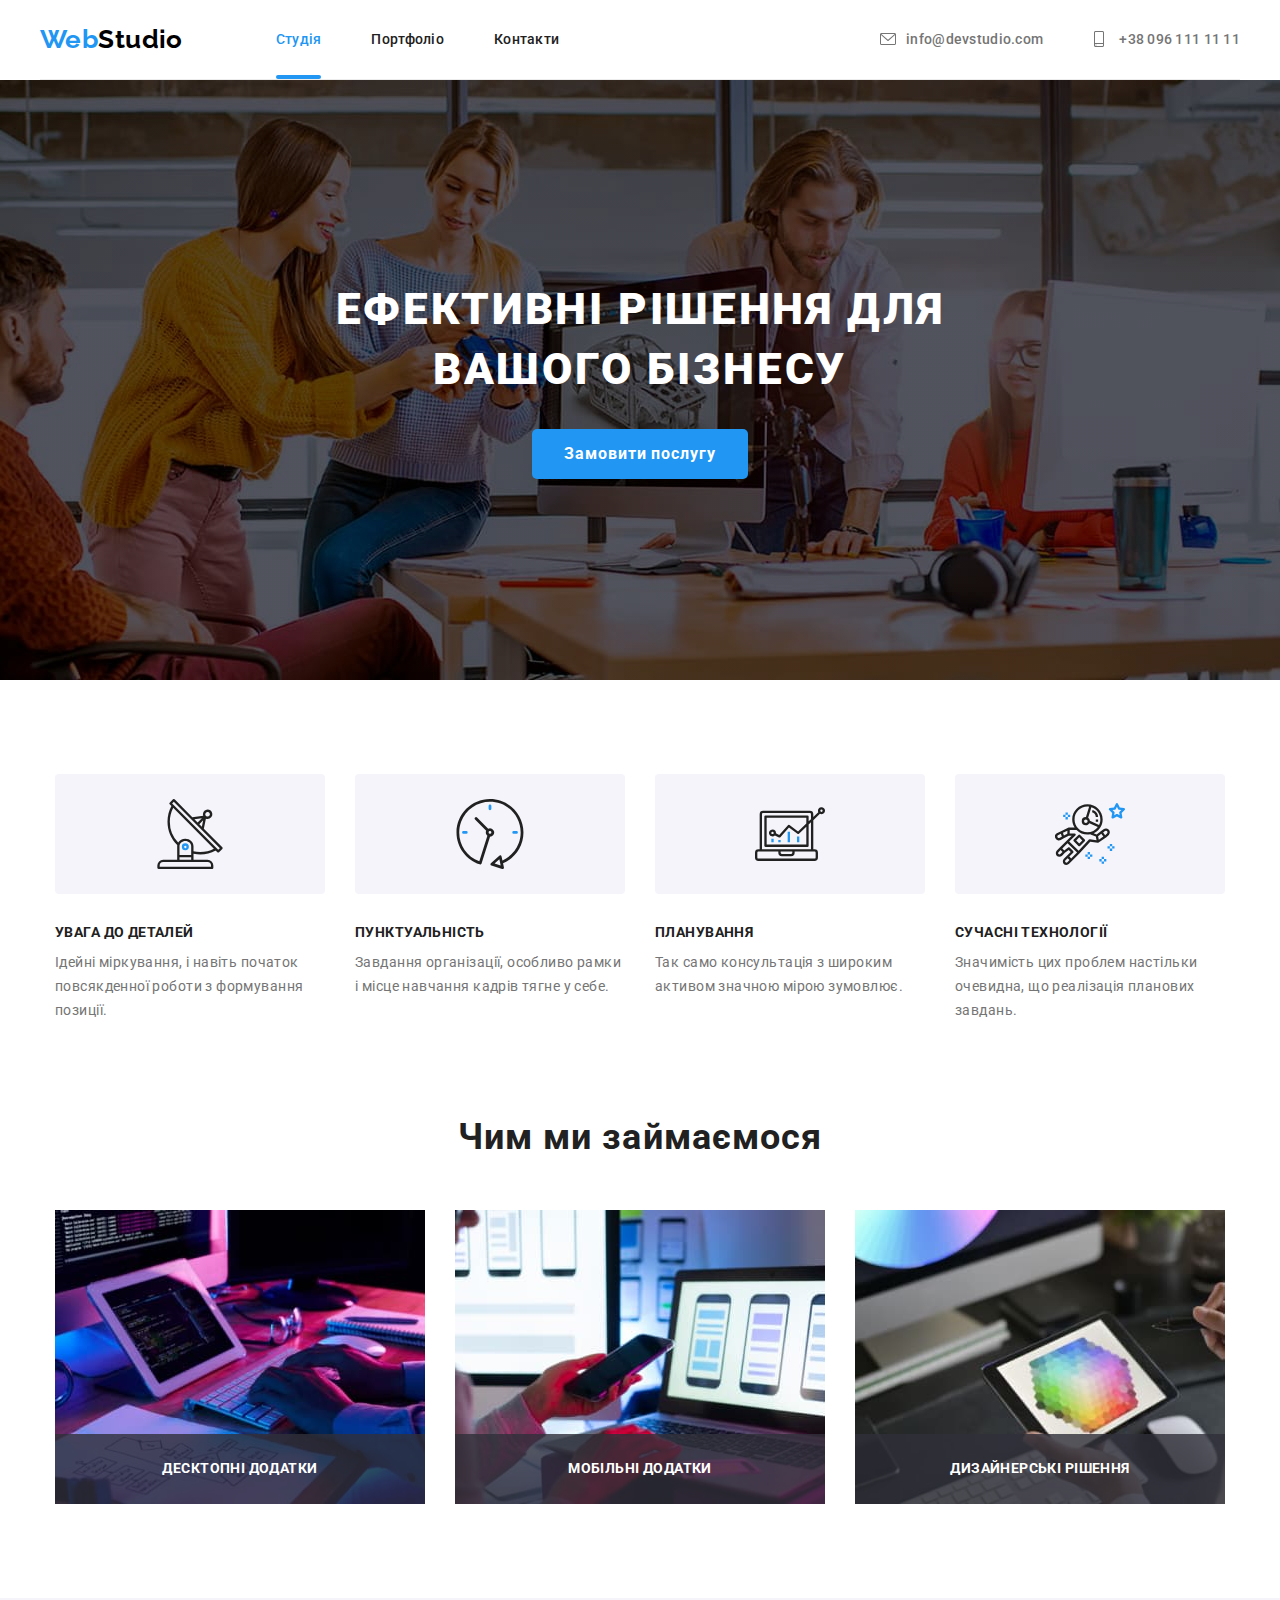
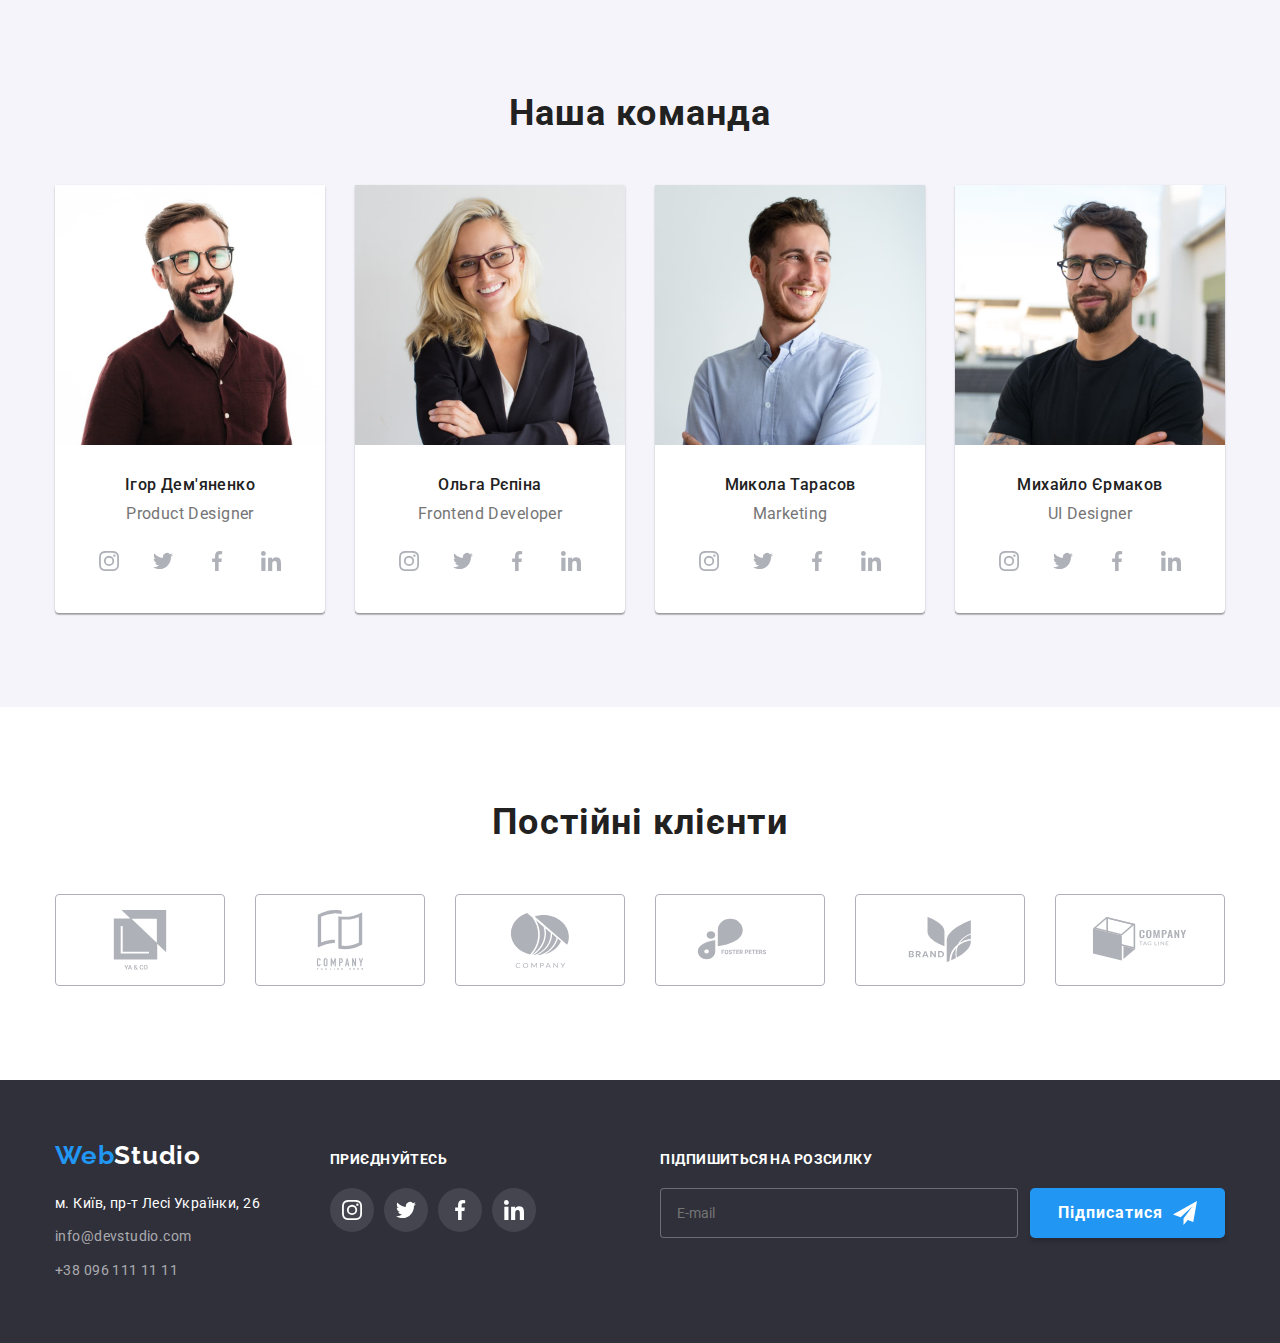
<file: index.html>
<!DOCTYPE html>
<html lang="uk">
<head>
    <meta charset="UTF-8">
    <meta http-equiv="X-UA-Compatible" content="IE=edge">
    <meta name="viewport" content="width=device-width, initial-scale=1.0">
    <title>Web Studio</title>
 
    <link href="https://fonts.googleapis.com/css2?family=Raleway:wght@700&family=Roboto:wght@400;500;700;900&display=swap" rel="stylesheet">
    <link rel="stylesheet" href="https://cdnjs.cloudflare.com/ajax/libs/modern-normalize/1.1.0/modern-normalize.min.css">

    <link rel="stylesheet" href="./css/main.min.css">
    <!-- <link rel="stylesheet" href="./css/Styles.css"> -->
</head>
<body>
    <header>
        <div class="container header">
            <!-- Лого1 -->

            <a href="./index.html" class="logo link">
                <span class="logo__web">Web</span>Studio</a>
            <!-- Навігація -->

            <nav class="site-nav">
                <ul class="site-nav__list list">
                    <li class="site-nav__item"><a href="./index.html" class=" site-nav__link site-nav__link--curent link">Студія</a></li>
                    <li class="site-nav__item"><a href="./portfolio.html" class=" site-nav__link link">Портфоліо</a></li>
                    <li class="site-nav__item"><a href="./test.html" class=" site-nav__link link">Контакти</a></li>
                </ul>
            </nav>
            <!-- Контакти шапки -->
                <ul class="list head-contacts">
                    <li class="head-contacts__item">
                        <a href="mailto:info@devstudio.com" class="head-contacts__link link">
                            <svg class="head-contacts__icon">
                                <use href="./images/sprite.svg#envelope" width=16 height=16></use>
                            </svg>
                            info@devstudio.com
                        </a>
                    </li>
                    <li class="head-contacts__item">
                        <a href="tel:+380961111111" class="head-contacts__link link">
                                <svg class="head-contacts__icon">
                                    <use href="./images/spriten.svg#smartphone" width="12" height="16" class="smartphone"></use>
                                </svg>
                            +38 096 111 11 11
                        </a>
                    </li>
                </ul>
        </div>
    </header>   
  
    <main>
            <!-- герой -->
            <section class="hero">
                <div class="container">
                    <h1 class="hero__title">Ефективні рішення для вашого бізнесу</h1>
                    <button type="button" class="hero__button" data-modal-open>Замовити послугу </button>
                </div>
            </section>
            <!-- Переваги -->
            <section class="section feature">
                <div class="container">
                    <h2 class="section__title--hidden">Переваги</h2>
                    <ul class="list feature__list">
                        <li class="feature__item">
                            <div class="feature__content">
                            <svg aria-label="antenna" 
                                class="feature__icon">
                                <use href="./images/sprite.svg#antenna">
                                </use>
                            </svg>
                            </div>
                            <h3 class="feature__title">Увага до деталей</h3>
                            <p class="feature__text">Ідейні міркування, і навіть початок повсякденної роботи з формування позиції.</p>
                        </li>
                        <li class="feature__item">
                            <div class="feature__content">
                                <svg aria-label="clock" class="feature__icon">
                                    <use href="./images/sprite.svg#clock">
                                    </use>
                                </svg>
                            </div>
                            <h3 class="feature__title">Пунктуальність</h3>
                            <p class="feature__text">Завдання організації, особливо рамки і місце навчання кадрів тягне у себе.</p>
                        </li>
                        <li class="feature__item">
                            <div class="feature__content">
                                <svg aria-label="computer" class="feature__icon">
                                    <use href="./images/sprite.svg#diagram">
                                    </use>
                                </svg>
                            </div>
                            <h3 class="feature__title">Планування</h3>
                            <p class="feature__text">Так само консультація з широким активом значною мірою зумовлює.</p>
                        </li>
                        <li class="feature__item">
                            <div class="feature__content">
                                <svg aria-label="austronaut" class="feature__icon">
                                    <use href="./images/sprite.svg#astronaut">
                                    </use>
                                </svg>
                            </div>
                            <h3 class="feature__title">Сучасні технології</h3>
                            <p class="feature__text">Значимість цих проблем настільки очевидна, що реалізація планових завдань.</p>
                        </li>
                    </ul>
                </div>
            </section>

            <!-- Чим ми займаємося -->

            <section class="section technology">
               <div class="container">
                <h2 class="section__title">Чим ми займаємося</h2>
                <ul class="technology__list list">
                    <li class="technology__item">
                        <img src="./images/box1.jpg" alt="Ком'ютер" width="370">
                        <p class="technology__description">Десктопні Додатки</p>
                    </li>
                    <li class="technology__item">
                        <img src="./images/box2.jpg" alt="Ноутбук" width="370">
                        <p class="technology__description">Мобільні додатки</p>
                    </li>
                    <li class="technology__item">
                        <img src="./images/box3.jpg" alt="Планшет" width="370">
                        <p class="technology__description">
                            Дизайнерські рішення
                        </p>
                    </li>
                </ul>
               </div>
            </section>

            <!-- команда -->
            <section class="section team">
                <div class="container">
                    <h2 class="section__title">Наша команда</h2>
                    <ul class="list team__list">
                        <li class="team__item">
                            <img src="./images/ihor.jpg" alt="Ігор Дем'яненко" width="270">
                            <div class="team__description">
                            <h3 class="team__name">Ігор Дем'яненко</h3>
                            <p class="team__job">Product Designer</p>
                                <ul class="list social">
                                    <li class="social__list">
                                        <a href="" class="social__link">
                                            <svg width="44px" height="44px" class="social__icon">
                                                <use href="./images/sprite.svg#instagram"></use>
                                            </svg>
                                        </a>
                                    </li>
                                    <li class="social__list">
                                        <a href="" class="social__link">
                                            <svg width="44px" height="44px" class="social__icon">
                                                <use href="./images/sprite.svg#twitter"></use>
                                            </svg>
                                        </a>
                                    </li>
                                    <li class="social__list">
                                        <a href="" class="social__link">
                                            <svg width="44px" height="44px" class="social__icon">
                                                <use href="./images/sprite.svg#facebook"></use>
                                            </svg>
                                        </a>
                                    </li>
                                    <li class="social__list">
                                        <a href="" class="social__link">
                                            <svg width="44px" height="44px" class="social__icon">
                                                <use href="./images/sprite.svg#linkedin"></use>
                                            </svg>
                                        </a>
                                    </li>
                                </ul>
                            </div>
                        </li>
                        <li class="team__item">
                            <img src="./images/olha.jpg" alt="Ольга Рєпіна" width="270">
                            <div class="team__description">
                            <h3 class="team__name">Ольга Рєпіна</h3>
                            <p class="team__job">Frontend Developer</p>
                            <div class="team-socials-div">
                                <ul class="list social">
                                    <li class="social__list">
                                        <a href="" class="social__link">
                                            <svg width="44px" height="44px" class="social__icon">
                                                <use href="./images/sprite.svg#instagram"></use>
                                            </svg>
                                        </a>
                                    </li>
                                    <li class="social__list">
                                        <a href="" class="social__link">
                                            <svg width="44px" height="44px" class="social__icon">
                                                <use href="./images/sprite.svg#twitter"></use>
                                            </svg>
                                        </a>
                                    </li>
                                    <li class="social__list">
                                        <a href="" class="social__link">
                                            <svg width="44px" height="44px" class="social__icon">
                                                <use href="./images/sprite.svg#facebook"></use>
                                            </svg>
                                        </a>
                                    </li>
                                    <li class="social__list">
                                        <a href="" class="social__link">
                                            <svg width="44px" height="44px" class="social__icon">
                                                <use href="./images/sprite.svg#linkedin"></use>
                                            </svg>
                                        </a>
                                    </li>
                                </ul>
                            </div>
                            </div>
                        </li>
                        <li class="team__item">
                            <img src="./images/mykola.jpg" alt="Микола Тарасов" width="270">
                            <div class="team__description">
                            <h3 class="team__name">Микола Тарасов</h3>
                            <p class="team__job">Marketing</p>
                            <div class="team-socials-div">
                                <ul class="list social">
                                    <li class="social__list">
                                        <a href="" class="social__link">
                                            <svg width="44px" height="44px" class="social__icon">
                                                <use href="./images/sprite.svg#instagram"></use>
                                            </svg>
                                        </a>
                                    </li>
                                    <li class="social__list">
                                        <a href="" class="social__link">
                                            <svg width="44px" height="44px" class="social__icon">
                                                <use href="./images/sprite.svg#twitter"></use>
                                            </svg>
                                        </a>
                                    </li>
                                    <li class="social__list">
                                        <a href="" class="social__link">
                                            <svg width="44px" height="44px" class="social__icon">
                                                <use href="./images/sprite.svg#facebook"></use>
                                            </svg>
                                        </a>
                                    </li>
                                    <li class="social__list">
                                        <a href="" class="social__link">
                                            <svg width="44px" height="44px" class="social__icon">
                                                <use href="./images/sprite.svg#linkedin"></use>
                                            </svg>
                                        </a>
                                    </li>
                                </ul>
                            </div>
                            </div>
                        </li>
                        <li class="team__item">
                            <img src="./images/myhaylo.jpg" alt="Михайло Єрмаков" width="270">
                            <div class="team__description">
                            <h3 class="team__name">Михайло Єрмаков</h3>
                            <p class="team__job">UI Designer</p>
                            <div class="team-socials-div">
                                <ul class="list social">
                                    <li class="social__list">
                                        <a href="" class="social__link">
                                            <svg width="44px" height="44px" class="social__icon">
                                                <use href="./images/sprite.svg#instagram"></use>
                                            </svg>
                                        </a>
                                    </li>
                                    <li class="social__list">
                                        <a href="" class="social__link">
                                            <svg width="44px" height="44px" class="social__icon">
                                                <use href="./images/sprite.svg#twitter"></use>
                                            </svg>
                                        </a>
                                    </li>
                                    <li class="social__list">
                                        <a href="" class="social__link">
                                            <svg width="44px" height="44px" class="social__icon">
                                                <use href="./images/sprite.svg#facebook"></use>
                                            </svg>
                                        </a>
                                    </li>
                                    <li class="social__list">
                                        <a href="" class="social__link">
                                            <svg width="44px" height="44px" class="social__icon">
                                                <use href="./images/sprite.svg#linkedin"></use>
                                            </svg>
                                        </a>
                                    </li>
                                </ul>
                            </div>
                            </div>
                        </li>
                    </ul>
                </div>
            </section>

            <!-- постійні клієнти -->
            <section class="section clients">
                <div class="container">
                    <h2 class="section__title">Постійні клієнти</h2>
                    <ul class="list clients__list">
                        <li class="clients__item">
                            <a href="#" class=clients__link>
                                <svg class="clients__icon">
                                    <use href="./images/sprite.svg#client-one" ></use>
                                </svg>
                            </a>
                        </li>
                        <li class="clients__item">
                            <a href="#" class=clients__link>
                                <svg class="clients__icon">
                                    <use href="./images/sprite.svg#client-two" ></use>
                                </svg>
                            </a>
                        </li>
                        <li class="clients__item">
                            <a href="#" class=clients__link>
                                <svg class="clients__icon">
                                    <use href="./images/sprite.svg#client-three" ></use>
                                </svg>
                            </a>
                        </li>
                        <li class="clients__item">
                            <a href="#" class=clients__link>
                                <svg class="clients__icon">
                                    <use href="./images/spriten.svg#client-fourn" ></use>
                                </svg>
                            </a>
                        </li>
                         <li class="clients__item">
                            <a href="#" class=clients__link>
                                <svg class="clients__icon" width="106" height="60">
                                    <use href="./images/spriten.svg#client-fiven" ></use>
                                </svg>
                            </a>
                        </li>
                        <li class="clients__item">
                            <a href="#" class=clients__link>
                                <svg class="clients__icon">
                                    <use href="./images/spriten.svg#client-sixn" ></use>
                                </svg>
                            </a>
                        </li>
                </ul>
            </div>
            </section>
        
    </main>
    
    <footer class="footer">
        <div class="container footer__container">
            <div>
                <a href="./index.html" class="logo logo--reverse link">
                    <span class="logo__web">Web</span>Studio</a>
                <address class="address">
                    <ul class="address__list list">
                        <li class="address_item"><a href="https://goo.gl/maps/WEHEHAfVCG1a7tQ68" target="_blank" rel="noreferrer noopener"
                                class="address__location link">
                                м. Київ, пр-т Лесі Українки, 26</a></li>
                        <li class="address_item"><a href="mailto:info@devstudio.com" class="address__contact link">info@devstudio.com</a></li>
                        <li class="address_item"><a href="tel:+380961111111" class="address__contact link">+38 096 111 11 11</a></li>
                    </ul>
                </address>
            </div>

            <!-- footer Соціальні мережі -->

            <div class="invite">
                <p class="invite__title">
                    Приєднуйтесь
                </p>
                <ul class="list invite__list">
                    <li>
                        <a href="" class="invite__link">
                            <svg class="invite__icon">
                                <use href="./images/sprite.svg#instagram" width="20px" height="20px"></use>
                            </svg>
                        </a>
                    </li>
                    <li>
                        <a href="" class="invite__link">
                            <svg class="invite__icon">
                                <use href="./images/sprite.svg#twitter" width="20px" height="20px"></use>
                            </svg>
                        </a>
                    </li>
                    <li>
                        <a href="" class="invite__link">
                            <svg class="invite__icon">
                                <use href="./images/sprite.svg#facebook" width="20px" height="20px"></use>
                            </svg>
                        </a>
                    </li>
                    <li>
                        <a href="" class="invite__link">
                            <svg class="invite__icon">
                                <use href="./images/sprite.svg#linkedin" width="20px" height="20px"></use>
                            </svg>
                        </a>
                    </li>
                </ul>
            </div>
            <div class="invite__subsribe">
                <p class="invite__title">Підпишиться на розсилку</p>
                <form name="invite__form" autocomplete="on" class="form-subscription">
                    <input type="email" name="user-mail" placeholder="E-mail" required class="invite__input">
                    <button type="submit" class="invite__button">
                        Підписатися
                        <svg width="24" height="24">
                            <use href="./images/sprite.svg#send">
                            </use>
                        </svg>
                    </button>
                </form>
            </div>

        </div>
    </footer>

    <!-- modal -->

    <div class="backdrop is-hidden" data-modal>
        <div class="modal">
            <button class="modal__close-button"  data-modal-close>
                <svg width="30" height="30">
                    <use href="./images/spriten.svg#close" ></use></svg>
            </button>

            <p class="modal__text">Залиште свої дані, ми вам передзвонимо</p>
            <form name="registration-form" autocomplete="on"  class="modal__form">
                <label class="modal__label">
                    <span class="modal__area-name">Ім'я</span>
                    <span class="modal__field">
                        <input type="text" name="name" class="modal__input" required>
                        <svg width="18" height="18" class="modal__icon">
                            <use href="./images/sprite.svg#person-black">
                            </use>
                        </svg>
                    </span>
                </label>
                <label class="modal__label">
                    <span class="modal__area-name">Телефон</span>
                    <span class="modal__field">
                        <input type="tel" name="telephone" class="modal__input" required>
                        <svg width="18" height="18" class="modal__icon">
                            <use href="./images/sprite.svg#phone-black">
                            </use>
                        </svg>
                    </span>
                </label>
                <label class="modal__label">
                    <span class="modal__area-name">Пошта</span>
                    <span class="modal__field">
                        <input type="email" name="E-mail" class="modal__input" required>
                        <svg width="18" height="18" class="modal__icon">
                            <use href="./images/sprite.svg#email-black">
                            </use>
                        </svg>
                    </span>
                </label>
                <label class="modal__label modal__label--comment">
                    <span class="modal__area-name">Коментар</span>
                    <textarea name="user-comment" class="modal__input--comment" placeholder="Введіть текст" rows="5"></textarea>
                </label>
                <label class="modal__agreement-check">
                    <input type="checkbox" class="modal__checkbox" required>
                        <svg width="16" height="15" class="modal__check-icon">
                            <use href="./images/sprite.svg#check"></use>
                        </svg>
                    <span>Погоджуюся з розсилкою та приймаю <a href="#" class="modal__link-agreement">Умови договору</a></span> 
                </label>
                <button type="submit" class="modal__button">Відправити</button>
            </form>
        </div>
    </div>

    <script src="./js/modal.js"></script>
</body>
</html>
</file>
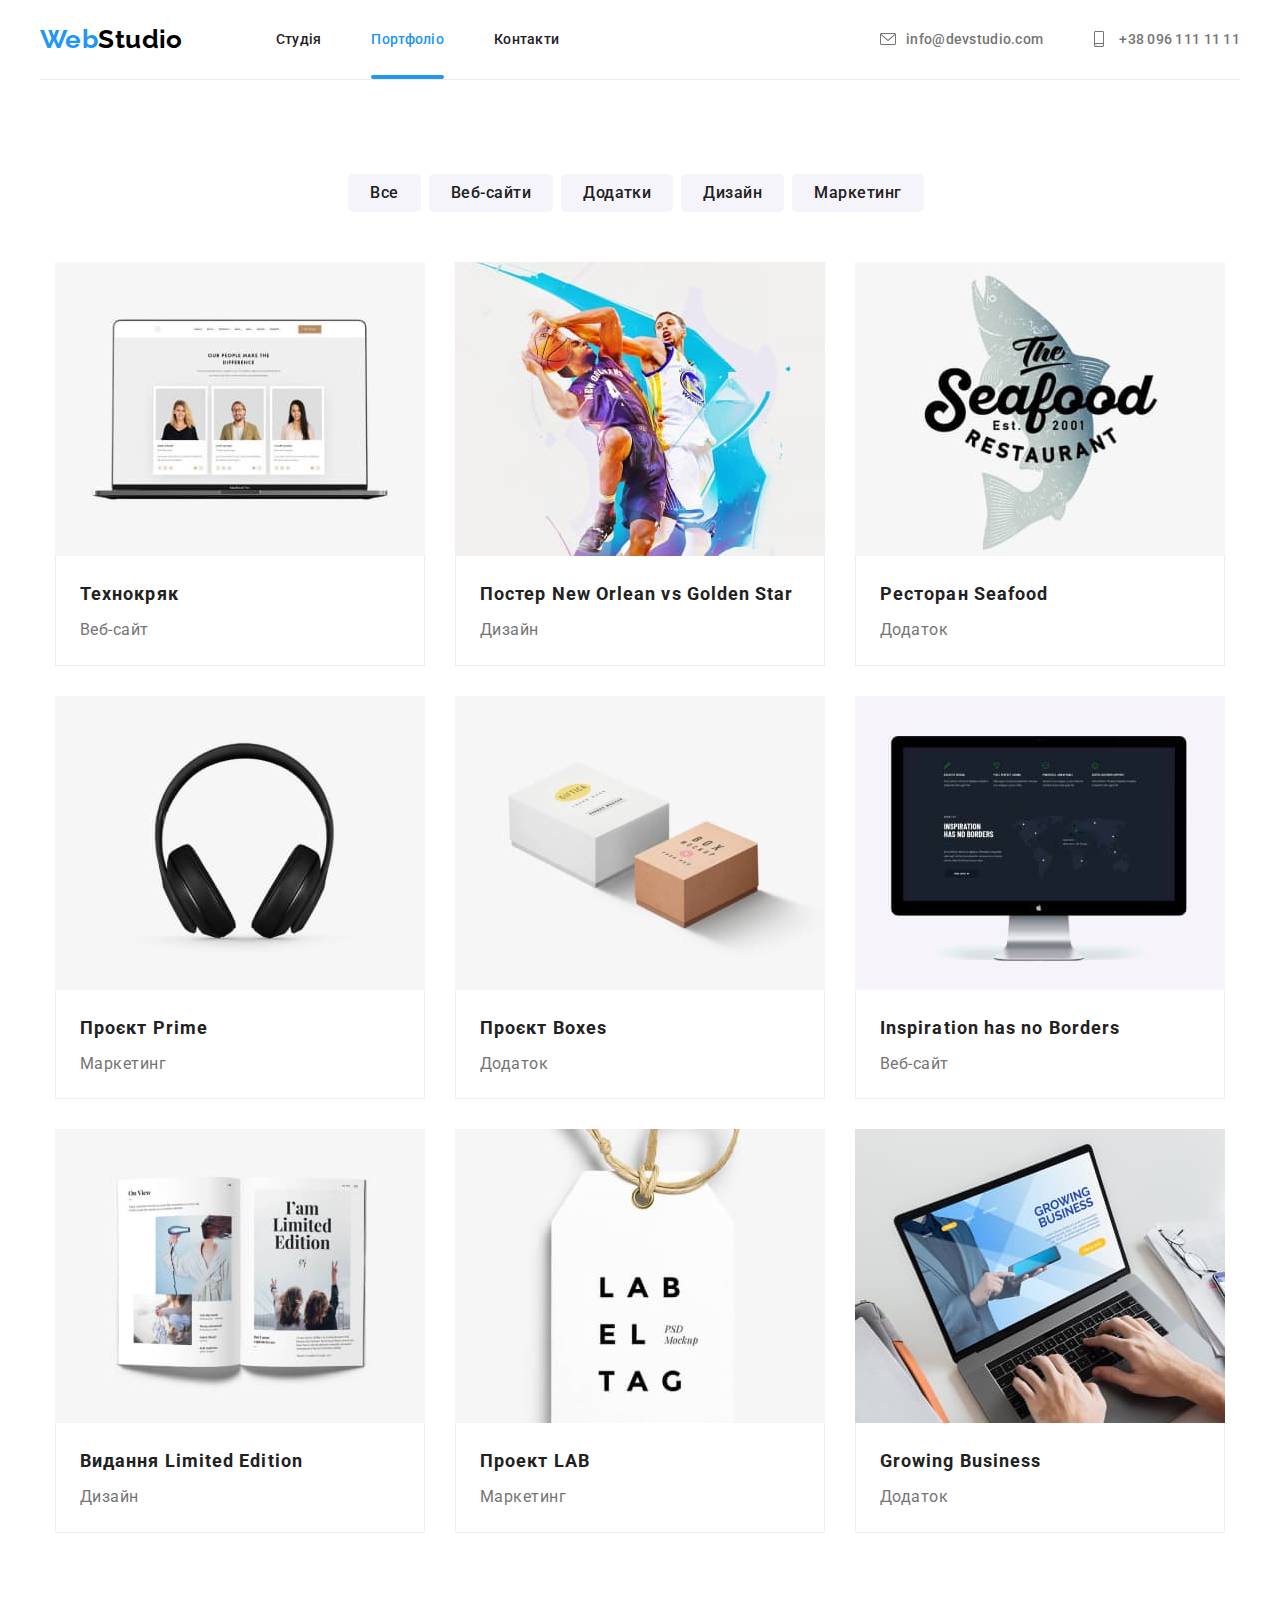
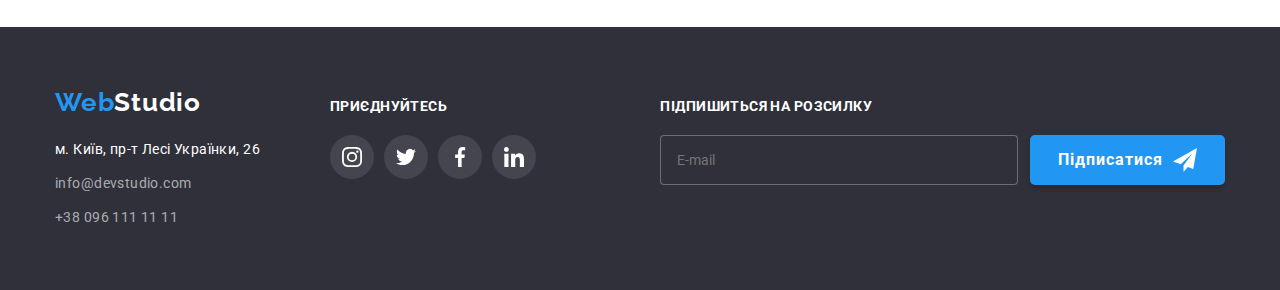
<file: portfolio.html>
<!DOCTYPE html>
<html lang="uk">

<head>
    <meta charset="UTF-8">
    <meta http-equiv="X-UA-Compatible" content="IE=edge">
    <meta name="viewport" content="width=device-width, initial-scale=1.0">
    <title>Portfolio</title>

    <link
        href="https://fonts.googleapis.com/css2?family=Raleway:wght@700&family=Roboto:wght@400;500;700;900&display=swap"
        rel="stylesheet">
    <link rel="stylesheet"
        href="https://cdnjs.cloudflare.com/ajax/libs/modern-normalize/1.1.0/modern-normalize.min.css">

    <link rel="stylesheet" href="./css/main.min.css">
    <!-- <link rel="stylesheet" href="./css/Styles.css"> -->
</head>

<body>
    <!-- header -->
    <header>
        <div class="container header">
            <!-- Лого1 -->
    
            <a href="./index.html" class="logo link">
                <span class="logo__web">Web</span>Studio</a>
            <!-- Навігація -->
    
            <nav class="site-nav">
                <ul class="site-nav__list list">
                    <li class="site-nav__item"><a href="./index.html"
                            class=" site-nav__link  link">Студія</a></li>
                    <li class="site-nav__item"><a href="./portfolio.html" class=" site-nav__link site-nav__link--curent link">Портфоліо</a></li>
                    <li class="site-nav__item"><a href="./test.html" class=" site-nav__link link">Контакти</a></li>
                </ul>
            </nav>
            <!-- Контакти шапки -->
            <ul class="list head-contacts">
                <li class="head-contacts__item">
                    <a href="mailto:info@devstudio.com" class="head-contacts__link link">
                        <svg class="head-contacts__icon">
                            <use href="./images/sprite.svg#envelope" width=16 height=16></use>
                        </svg>
                        info@devstudio.com
                    </a>
                </li>
                <li class="head-contacts__item">
                    <a href="tel:+380961111111" class="head-contacts__link link">
                        <svg class="head-contacts__icon">
                            <use href="./images/spriten.svg#smartphone" width="12" height="16" class="smartphone"></use>
                        </svg>
                        +38 096 111 11 11
                    </a>
                </li>
            </ul>
        </div>
    </header>

    <main>
        <!-- Навігація сторінки -->

        <section class="section">
            <div class="container">
                <h1 class="section__title--hidden">Приклади робот</h1>
                <ul class="list filter">
                    <li><button type="button" class="filter__button">Все</button></li>
                    <li><button type="button" class="filter__button">Веб-сайти </button></li>
                    <li><button type="button" class="filter__button">Додатки </button></li>
                    <li><button type="button" class="filter__button">Дизайн </button></li>
                    <li><button type="button" class="filter__button">Маркетинг </button></li>
                </ul>
                <ul class="list example">
                    <li>
                        <a href="#" class="example__link">
                            <div class="example__image">
                                <img src="./images/tehnokryak.jpg" alt="Технокряк" width="370">
                                <p class="example__text">
                                    Ресурс пропонує комплексні пропозиції з різним рівнем функціоналу та сервісів. Все це дозволить відвідувачу отримати
                                    вичерпні відомості про компанію чи приватну особу.
                                </p>
                            </div>
                            <div class="example__frame">
                                <h3 class="example__title">Технокряк</h3>
                                <p class="example__category">Веб-сайт</p>
                            </div>
                        </a>
                    </li>
                    <li>
                        <a href="#" class="example__link">
                            <div class="example__image">
                                <img src="./images/poster.jpg" alt="Постер New Orlean vs Golden Star" width="370">
                                <p class="example__text">
                                    Ресурс пропонує комплексні пропозиції з різним рівнем функціоналу та сервісів. Все це дозволить відвідувачу отримати вичерпні відомості про компанію чи приватну особу.
                                </p>
                            </div>
                            <div class="example__frame">
                                <h3 class="example__title">Постер New Orlean vs Golden Star</h3>
                                <p class="example__category">Дизайн</p>
                            </div>
                        </a>
                    </li>
                    <li>
                        <a href="#" class="example__link">
                            <div class="example__image">
                                <img src="./images/seafood.jpg" alt="Ресторан Seafood" width="370">
                                <p class="example__text">
                                    Ресурс пропонує комплексні пропозиції з різним рівнем функціоналу та сервісів. Все це дозволить відвідувачу отримати вичерпні відомості про компанію чи приватну особу.
                                </p>
                            </div>
                            <div class="example__frame">
                                <h3 class="example__title">Ресторан Seafood</h3>
                                <p class="example__category">Додаток</p>
                            </div>
                        </a>
                    </li>
                    <li>
                        <a href="#" class="example__link">
                            <div class="example__image">
                                <img src="./images/prime.jpg" alt="Проєкт Prime" width="370">
                                <p class="example__text">
                                    Ресурс пропонує комплексні пропозиції з різним рівнем функціоналу та сервісів. Все це дозволить відвідувачу отримати вичерпні відомості про компанію чи приватну особу.
                                </p>
                            </div>
                            <div class="example__frame">
                                <h3 class="example__title">Проєкт Prime</h3>
                                <p class="example__category">Маркетинг</p>
                            </div>
                        </a>
                    </li>
                    <li>
                        <a href="#" class="example__link">
                            <div class="example__image">
                                <img src="./images/boxes.jpg" alt="Проєкт Boxes" width="370">
                                <p class="example__text">
                                    Ресурс пропонує комплексні пропозиції з різним рівнем функціоналу та сервісів. Все це дозволить відвідувачу отримати вичерпні відомості про компанію чи приватну особу.
                                </p>
                            </div>
                            <div class="example__frame">
                                <h3 class="example__title">Проєкт Boxes</h3>
                                <p class="example__category">Додаток</p>
                            </div>
                        </a>
                    </li>
                    <li>
                        <a href="#" class="example__link">
                            <div class="example__image">
                                <img src="./images/inspiration.jpg" alt="Inspiration has no Borders" width="370">
                                <p class="example__text">
                                    Ресурс пропонує комплексні пропозиції з різним рівнем функціоналу та сервісів. Все це дозволить відвідувачу отримати
                                    вичерпні відомості про компанію чи приватну особу.
                                </p>
                            </div>
                            <div class="example__frame">
                                <h3 class="example__title">Inspiration has no Borders</h3>
                                <p class="example__category">Веб-сайт</p>
                            </div>
                        </a>
                    </li>
                    <li>
                        <a href="#" class="example__link">
                            <div class="example__image">
                                <img src="./images/limitededition.jpg" alt="Видання Limited Edition" width="370">
                                <p class="example__text">
                                    Ресурс пропонує комплексні пропозиції з різним рівнем функціоналу та сервісів. Все це дозволить відвідувачу отримати вичерпні відомості про компанію чи приватну особу.
                                </p>
                            </div>
                            <div class="example__frame">
                                <h3 class="example__title">Видання Limited Edition</h3>
                                <p class="example__category">Дизайн</p>
                            </div>
                        </a>
                    </li>
                    <li>
                        <a href="#" class="example__link">
                            <div class="example__image">
                                <img src="./images/lab.jpg" alt="Проєкт LAB" width="370">
                                <p class="example__text">
                                    Ресурс пропонує комплексні пропозиції з різним рівнем функціоналу та сервісів. Все це дозволить відвідувачу
                                    отримати вичерпні відомості про компанію чи приватну особу.
                                </p>
                            </div>
                            <div class="example__frame">
                                <h3 class="example__title">Проект LAB</h3>
                                <p class="example__category">Маркетинг</p>
                            </div>
                        </a>
                    </li>
                    <li>
                        <a href="#" class="example__link">
                            <div class="example__image">
                                <img src="./images/growingbusiness.jpg" alt="Проєкт LAB" width="370">
                                <p class="example__text">
                                    Ресурс пропонує комплексні пропозиції з різним рівнем функціоналу та сервісів. Все це дозволить
                                    відвідувачу
                                    отримати вичерпні відомості про компанію чи приватну особу.
                                </p>
                            </div>
                            <div class="example__frame">
                                <h3 class="example__title">Growing Business</h3>
                                <p class="example__category">Додаток</p>
                            </div>
                        </a>
                    </li>

                </ul>
            </div>
        </section>

    </main>


    <!-- footer -->
    <footer class="footer">
        <div class="container footer__container">
            <div>
                <a href="./index.html" class="logo logo--reverse link">
                    <span class="logo__web">Web</span>Studio</a>
                <address class="address">
                    <ul class="address__list list">
                        <li class="address_item"><a href="https://goo.gl/maps/WEHEHAfVCG1a7tQ68" target="_blank"
                                rel="noreferrer noopener" class="address__location link">
                                м. Київ, пр-т Лесі Українки, 26</a></li>
                        <li class="address_item"><a href="mailto:info@devstudio.com"
                                class="address__contact link">info@devstudio.com</a></li>
                        <li class="address_item"><a href="tel:+380961111111" class="address__contact link">+38 096 111 11
                                11</a></li>
                    </ul>
                </address>
            </div>
    
            <!-- footer Соціальні мережі -->
    
            <div class="invite">
                <p class="invite__title">
                    Приєднуйтесь
                </p>
                <ul class="list invite__list">
                    <li>
                        <a href="" class="invite__link">
                            <svg class="invite__icon">
                                <use href="./images/sprite.svg#instagram" width="20px" height="20px"></use>
                            </svg>
                        </a>
                    </li>
                    <li>
                        <a href="" class="invite__link">
                            <svg class="invite__icon">
                                <use href="./images/sprite.svg#twitter" width="20px" height="20px"></use>
                            </svg>
                        </a>
                    </li>
                    <li>
                        <a href="" class="invite__link">
                            <svg class="invite__icon">
                                <use href="./images/sprite.svg#facebook" width="20px" height="20px"></use>
                            </svg>
                        </a>
                    </li>
                    <li>
                        <a href="" class="invite__link">
                            <svg class="invite__icon">
                                <use href="./images/sprite.svg#linkedin" width="20px" height="20px"></use>
                            </svg>
                        </a>
                    </li>
                </ul>
            </div>
            <div class="invite__subsribe">
                <p class="invite__title">Підпишиться на розсилку</p>
                <form name="invite__form" autocomplete="on" class="form-subscription">
                    <input type="email" name="user-mail" placeholder="E-mail" required class="invite__input">
                    <button type="submit" class="invite__button">
                        Підписатися
                        <svg width="24" height="24">
                            <use href="./images/sprite.svg#send">
                            </use>
                        </svg>
                    </button>
                </form>
            </div>
    
        </div>
    </footer>

</body>

</html>
</file>
<file: css/Styles.css>
/* 111
осн.цвет фона #F5F5F5
вторичный фон #F5F4FA
фон футер #2F303A
фон хэдэра #FFFFFF

заглавия #212121
текст #757575
акцент #FFFFFF
футер контакты rgba(255, 255, 255, 0.6)
ховер 2196F3

ширина 1170 пх
гаттер 30 пх
=> windth 1200 px
*/

:root {
    --primary-text-color: #757575;
    --title-text-color: #212121;
    --hover-tet-color: #2196F3;
    --primary-bcg-color: #FFFFFF;
    --secondary-bcg-color: #F5F4FA;
    --footer-bcg-color: #2F303A;
    --primary-link-color: #AFB1B8;
    --transition-dur-func: 950ms, cubic-bezier(0.4, 0, 0.2, 1);
}

body {
    background-color: var(--primary-bcg-color);
    color: var(--primary-text-color);

    font-family: roboto, sans-serif;
    font-style: normal;
    letter-spacing: 0.03em;
    font-size: 14px;
}

h1,
h2,
h3,
h4,
h5,
h6,
p {
    margin: 0;
}

img {
    display: block;
    max-width: 100%;
    height: auto;
}

.list {
    list-style: none;
    padding-left: 0;
    margin: 0;
}

.link {
    text-decoration: none;
}

.container {
    width: 1200px;
    margin: 0 auto;
    padding: 0 15px;
}

.section {
    padding-bottom: 94px;
    padding-top: 94px;
}

.section .list {
    display: flex;
}

.button {
    color: var(--title-text-color);
    background-color: var(--primary-bcg-color);
}



.section__title {
    color: var(--title-text-color);

    margin-bottom: 50px;

    font-weight: 700;
    font-size: 36px;
    line-height: 1.2;
    text-align: center;
    letter-spacing: 0.03em;
}

.section__title--hidden {
    position: absolute;
    width: 1px;
    height: 1px;
    margin: -1px;
    border: 0;
    padding: 0;

    white-space: nowrap;
    clip-path: inset(100%);
    clip: rect(0 0 0 0);
    overflow: hidden;
}

/* head  */

.header {
    border-bottom: 1px solid #ECECEC;
    padding: 24px 0;
    display: flex;
    align-items: center;
}

.logo {
    color: #000000;
    font-family: raleway, sans-serif;
    font-weight: 700;
    font-size: 26px;
    line-height: 1.2;
    margin-left: 0;
}

.logo__web {
    color: var(--hover-tet-color);
}

.site-nav {
    margin-left: 93px;
}

.site-nav__list {
    display: flex;   
}

.site-nav__item:not(:last-child) {
    margin-right: 50px;
}

.site-nav__link {
    color: var(--title-text-color);

    font-weight: 500;
    font-size: 14px;
    line-height: 1.2;
    letter-spacing: 0.02em;

    transition-property: color;
    transition-duration: 250ms;
    transition-timing-function: cubic-bezier(0.4, 0, 0.2, 1);
}

.site-nav__link:hover,
.site-nav__link:focus {
    color: var(--hover-tet-color);
}

.site-nav__link--curent {
    position: relative;
    color: var(--hover-tet-color);
    padding: 32px 0;
}

.site-nav__link--curent::after {
    content: '';
    position: absolute;
    left: 0;
    bottom: 0;

    display: block;
    width: 100%;
    height: 4px;
    border-radius: 4px;
    background-color: var(--hover-tet-color);
}

.head-contacts {
    display: flex;
    margin-left: auto;
}

.head-contacts__item:not(:first-child) {
    margin-left: 50px
}

.head-contacts__link {
    display: flex;
    color: var(--primary-text-color);
    font-weight: 500;
    font-size: 14px;
    line-height: 1.2;
    letter-spacing: 0.02em;

    transition-property: color;
    transition-duration: 250ms;
    transition-timing-function: cubic-bezier(0.4, 0, 0.2, 1);
}

.head-contacts__link:hover,
.head-contacts__link:focus {
    color: var(--hover-tet-color);
    fill: var(--hover-tet-color);
}

.head-contacts__icon {
    width: 16px;
    height: 16px;
    margin-right: 10px;
    fill: currentColor;
}



/* hero  */

.hero {    
    text-align: center;
    padding: 200px 0;
    background-image:
        linear-gradient(to right,
        rgba(0, 0, 0, .4),
        rgba(0, 0, 0, .4)),
        url('../images/hero.jpg');
    background-repeat: no-repeat;
    background-size: cover;
    background-position: center;
    max-width: 1600px;
    height: 600px;
    margin: 0 auto;
} 

.hero__title {
    font-weight: 900;
    font-size: 44px;
    line-height: 1.35;
    text-align: center;
    letter-spacing: 0.06em;
    text-transform: uppercase;
    color: #ffffff;

    margin: auto;
    margin-bottom: 30px;
    width: 696px;
}

.hero__button {
    color: #ffffff;
    background-color: var(--hover-tet-color);
    border: none;
    border-radius: 5px;
    cursor: pointer;
     
    min-width: 215px;
    font-family: inherit;
    padding: 10px 32px;
    
    font-weight: 700;
    font-size: 16px;
    line-height: 1.88;
    letter-spacing: 0.06em;
}

/* переваги  */

.feature__text {
    line-height: 1.7;
    width: 270px;
}

.feature__item:not(:last-child) {
    margin-right: 30px;
}



.feature__title {
    color: var(--title-text-color);

    font-weight: 700;
    font-size: 14px;
    line-height: 1.2;
    text-transform: uppercase;
    
    margin-bottom: 10px;
    margin-top: 0;
}    

.feature__content {
    display: flex;
    justify-content: center;
    align-items: center;
    height: 120px;
    background-color: var(--secondary-bcg-color);
    margin-bottom: 30px;
    border-radius: 4px
}

.feature__icon {
    width:70px;
    height:70px;
}

/* Чим ми займаємося */

.technology {
    padding-top: 0;
}

.technology__item:not(:last-child) {
    margin-right: 30px;
}

.technology__item {
    position: relative;
}

.technology__description {
    display: flex;
    font-weight: 700;
    line-height: 1.14;
    text-transform: uppercase;
    width: 370px;
    height: 70px;
    justify-content: center;
    align-items: center;

    position: absolute;
    bottom: 0;
    
    color: var(--primary-bcg-color);
    background-color: rgba(47, 48, 58, .8);
}

/* команда */

.team {
    background-color: var(--secondary-bcg-color);
}

.team__item {
    text-align: center;
    justify-content: space-between;
}

.team__item {
    background-color: var(--primary-bcg-color);
    box-shadow: 0px 1px 3px rgba(0, 0, 0, 0.12), 0px 1px 1px rgba(0, 0, 0, 0.14), 0px 2px 1px rgba(0, 0, 0, 0.2);
    border-radius: 0px 0px 4px 4px;
}

.team__item:not(:last-child) {
    margin-right: 30px;
}

.team__description {
    padding-top: 30px;
    padding-bottom: 30px;
}

.team__name {
    color: var(--title-text-color);

    font-weight: 500;
    font-size: 16px;
    line-height: 1.2;

    margin-bottom: 10px;
}

.team__job {
    font-weight: 400;
    font-size: 16px;
    line-height: 1.2;
    margin-bottom: 16px;
}

.social {
    display: flex;
    justify-content: center;
    column-gap: 10px}

.social__list {
    width: 44px;
}

.social__icon {
    width: 20px;
    height: 20px;
    fill: currentColor;
}

.social__link {
    display: flex;
    justify-content: center;
    align-items: center;
    width: 44px;
    height: 44px;
    border-radius: 50%;
    background-color: var(--primary-bcg-color);
    color: var(--primary-link-color);
    
    transition-property: background-color, color;
    transition-duration: 250ms;
    transition-timing-function: cubic-bezier(0.4, 0, 0.2, 1);
}

.social__link:hover,
.social__link:focus {
    background-color: var(--hover-tet-color);
    color: var(--primary-bcg-color);
}

/* Клієнти */

.clients__list {
    display: flex;
    align-items: center;
    gap: 30px;
}

.clients__link {
    display: flex;
    justify-content: center;
    align-items: center;
    width: 170px;
    height: 92px;
    border: 1px solid var(--primary-link-color);
    border-radius: 4px;
    fill: var(--primary-link-color);

    transition-property: border-color, fill;
    transition-duration: 250ms;
    transition-timing-function: cubic-bezier(0.4, 0, 0.2, 1);
}

.clients__link:hover,
.clients__link:focus {
    border-color: var(--hover-tet-color);
    fill: var(--hover-tet-color);
}

.clients__icon {
    width: 106px;
    height: 60px;
    color: currentColor;
}

/* footer */

.footer {
    background-color: var(--footer-bcg-color);
    padding: 60px 0;
}

.footer__container {
    display: flex;
    align-items: baseline;
}

.logo--reverse {
    color: var(--primary-bcg-color);

    font-weight: 700;
    font-size: 26px;
    line-height: 1.2;
    letter-spacing: 0.03em;
}

.address {
    font-style: normal;
    font-weight: 400;
    font-size: 14px;
    line-height: 1.7;
    letter-spacing: 0.03em;

    margin-top: 20px;
}

.address_item:not(:last-child) {
    margin-bottom: 10px;
}

.address__location {
    color: var(--primary-bcg-color);
}

.address__contact {
    color: rgba(255, 255, 255, 0.6);
}

.address__contact,
.address__location {
    transition-property: color;
    transition-duration: 250ms;
    transition-timing-function: cubic-bezier(0.4, 0, 0.2, 1);
}

.address__contact:hover,
.address__contact:focus,
.address__location:hover,
.address__location:focus {
    color: var(--hover-tet-color);
}

/* footer Соціальні мережі */

.invite {
    margin-left: 70px;
}

.invite__title {
    font-family: 'Roboto';
    font-style: normal;
    font-weight: 700;
    font-size: 14px;
    line-height: 1.14;
    letter-spacing: 0.03em;
    text-transform: uppercase;
    color: var(--primary-bcg-color);
    margin-bottom: 20px;
}

.invite__list {
    display: flex;
    column-gap: 10px;
}

.invite__link {
    display: flex;
    justify-content: center;
    align-items: center;
    width: 44px;
    height: 44px;
    border-radius: 50%;
    background-color: rgba(255, 255, 255, 0.1);

    transition-property: background-color;
    transition-duration: 250ms;
    transition-timing-function: cubic-bezier(0.4, 0, 0.2, 1);
}

.invite__link:hover,
.invite__link:focus {
    background-color: var(--hover-tet-color);
}

.invite__icon {
    width: 20px;
    height: 20px;
    fill: var(--primary-bcg-color);
}

.invite__subsribe {
    margin-left: auto;
}

.form-subscription {
    display: flex;
    align-items: center;
}

.invite__input {
    width: 358px;
    height: 50px;
    margin-right: 12px;
    padding: 15px 16px;

    background-color: var(--footer-bcg-color);
    border-color: var(--primary-bcg-color);
    border-radius: 4px;
    border: 1px solid rgba(255, 255, 255, 0.3);

    color: var(--primary-bcg-color);
}

.invite__button {
    color: #ffffff;
    background-color: var(--hover-tet-color);
    border: none;
    border-radius: 5px;
    cursor: pointer;
    box-shadow: 0px 4px 4px rgb(0 0 0 / 15%);

    display: flex;
    padding: 10px 28px;
    font-family: inherit;
    gap:10px;
    align-items: center;
    text-align: center;

    font-weight: 700;
    font-size: 16px;
    line-height: 1.88;
    letter-spacing: 0.06em;
    
}

/* модальное окно */

.backdrop {
    position: fixed;
    top: 0;
    left: 0;
    width: 100%;
    height: 100%;
    background-color: rgba(0, 0, 0, .5);

    transition-duration: 250ms;
    transition-timing-function: cubic-bezier(0.4, 0, 0.2, 1);
}

.backdrop.is-hidden {
    opacity: 0;
    visibility: hidden;
    pointer-events: none;
}

.modal {
    position: absolute;
    top: 50%;
    left: 50%;
    transform: translate(-50%, -50%);
    background-color: var(--primary-bcg-color);

    width: 528px;
    height: 581px;
    padding: 40px;
}

.modal__close-button {
    position: absolute;
    top: 8px;
    right: 8px;
    display: flex;
    justify-content: center;
    align-items: center;
    width: 30px;
    height: 30px;
    border-radius: 50%;
    background-color: var(--primary-bcg-color);
    border: 1px solid rgba(0, 0, 0, 0.1);
    padding: 0;
    cursor: pointer;

    transition-property: fill;
    transition-duration: 250ms;
    transition-timing-function: cubic-bezier(0.4, 0, 0.2, 1);
}

.modal__close-button:hover,
.modal__close-button:focus {
    fill: var(--hover-tet-color);
}

.modal__text {
    font-weight: 700;
    font-size: 20px;
    line-height: 1.15;
    text-align: center;
    letter-spacing: 0.03em;
    color: var(--title-text-color);
    margin-bottom: 12px;
}

.modal__form {
    display: flex;
    flex-direction: column;
}

.modal__label {
    position: relative;
    display: flex;
    flex-direction: column;
    text-align: start;

    margin-bottom: 10px;

    transition-property: fill;
    transition-duration: 250ms;
    transition-timing-function: cubic-bezier(0.4, 0, 0.2, 1);    
}

.modal__area-name {
    margin-bottom: 4px;

    font-weight: 400;
    font-size: 12px;
    line-height: 1.17;
    letter-spacing: 0.01em;
    color: var(--primary-text-color)
}

.modal__input {
    width: 100%;
    height: 40px;

    border: 1px solid var(--primary-text-color);
    border-radius: 4px;
    padding: 14px 40px;

    transition-property: border-color;
    transition-duration: 250ms;
    transition-timing-function: cubic-bezier(0.4, 0, 0.2, 1);    
}

.modal__icon {
    position: absolute;
    top: 50%;
    left: 12px;

    transition-property: fill;
    transition-duration: 250ms;
    transition-timing-function: cubic-bezier(0.4, 0, 0.2, 1);
}

.modal__label:focus-within .modal__input,
.modal__label:hover .modal__input,
.modal__label:focus-within .modal__field--comment,
.modal__label:hover .modal__field--comment {
    border: 1px solid var(--hover-tet-color);
}

.modal__label:focus-within .modal__icon,
.modal__label:hover .modal__icon {
    fill: var(--hover-tet-color);
}

.modal__label--comment {
    margin-bottom: 20px;
}

.modal__input--comment {
    width: 100%;
    height: 120px;
        
    border: 1px solid var(--primary-text-color);
    border-radius: 4px;
    resize: none;
    padding: 14px 16px;

    transition-property: border-color;
    transition-duration: 250ms;
    transition-timing-function: cubic-bezier(0.4, 0, 0.2, 1);
}

.modal__input:focus,
.modal__input--comment:focus {
    border-color: var(--hover-tet-color);
    outline: none;
}

.modal__input:focus + .modal__icon {
    fill: var(--hover-tet-color);
}

.modal__agreement-check {
    display: flex;
    align-items: center;
    justify-content: center;

    margin-bottom: 30px;
}

.modal__checkbox {
    -moz-appearance: none;
    -webkit-appearance: none;
    appearance: none;
}

.modal__check-icon {
    border: 1px solid var(--primary-text-color);
    border-radius: 4px;

    margin-right: 7px;

    transition-property: background-color;
    transition-duration: 250ms;
    transition-timing-function: cubic-bezier(0.4, 0, 0.2, 1);
}

.modal__link-agreement {
    color: var(--hover-tet-color);
}

.modal__checkbox:checked + .check__icon {
    background-color: var(--hover-tet-color);
}

.modal__button {
    width: 200px;
    padding: 10px 52px;
    margin: 0 auto;

    border-radius: 4px;
    border-color: var(--hover-tet-color);
    background-color: var(--hover-tet-color);
    color: var(--primary-bcg-color);

    font-weight: 700;
    font-size: 16px;
    line-height: 1.88;
    letter-spacing: 0.06em;

    cursor: pointer;
}

/* portfolio page  */

.filter {
    display: flex;
    margin-bottom: 50px;
    justify-content: center;
}

.filter__button {
    color: var(--title-text-color);
    background-color: #F5F4FA;
    border: none;
    border-radius: 5px;
    margin-right: 8px;

    font-family: inherit;
    font-weight: 500;
    font-size: 16px;
    line-height: 1.6;
    padding: 6px 22px;
    letter-spacing: 00.03em;
    cursor: pointer;

    transition-property: color, background-color, border-color, box-shadow;
    transition-duration: 250ms;
    transition-timing-function: cubic-bezier(0.4, 0, 0.2, 1);
}


.filter__button:hover,
.filter__button:focus {
    color: var(--primary-bcg-color);
    background-color: var(--hover-tet-color);
    border-color: var(--hover-tet-color);

    box-shadow: 5px 5px 5px rgb(0 0 0 / 10%),
        5px 5px 5px rgb(0 0 0 / 8%),
        5px 5px 5px rgb(0 0 0 / 12%);
}

.example {
    display: flex;
    flex-wrap: wrap;
    gap: 30px;
}

.example__link {
    display: block;
    text-decoration: none;
    transition-property:box-shadow;

    transition-property: box-shadow;
    transition-duration: 250ms;
    transition-timing-function: cubic-bezier(0.4, 0, 0.2, 1);
}

.example__link:hover,
.example__link:focus {
    box-shadow: 5px 5px 5px rgb(0 0 0 / 10%),
        5px 5px 5px rgb(0 0 0 / 8%),
        5px 5px 5px rgb(0 0 0 / 12%);
}

.example__image {
    position: relative;
    overflow: hidden;
}

.example__text {
    font-weight: 400;
    font-size: 18px;
    line-height: 1.55;  
    letter-spacing: 0.03em;

    position: absolute;
    width: 100%;
    height: 100%;
    padding: 63px 24px;
    color: var(--primary-bcg-color);
    background-color: var(--hover-tet-color);
    
    transition-property: transform;
    transition-duration: 250ms;
    transition-timing-function: cubic-bezier(0.4, 0, 0.2, 1);
}

.example__link:hover .example__text,
.example__link:focus .example__text {
    transform: translateY(-294px);
}

.example__frame {
    border-bottom: 1px solid #EEEEEE;
    border-left: 1px solid #EEEEEE;
    border-right: 1px solid #EEEEEE;
    padding: 20px 24px;
}

.example__title {
    color: var(--title-text-color);

    font-weight: 700;
    font-size: 18px;
    line-height: 2;
    letter-spacing: 0.06em;

    margin-bottom: 4px;
}

.example__category {
    font-weight: 400;
    font-size: 16px;
    line-height: 1.8;
    letter-spacing: 0.03em;
    color: var(--primary-text-color);
}
</file>
<file: css/main.min.css>
body{background-color:#fff;color:#757575;font-family:roboto,sans-serif;font-style:normal;letter-spacing:.03em;font-size:14px}h1,h2,h3,h4,h5,h6,p{margin:0}img{display:block;max-width:100%;height:auto}.list{list-style:none;padding-left:0;margin:0}.link{text-decoration:none}.container{width:1200px;margin:0 auto;padding:0 15px}.section{padding-bottom:94px;padding-top:94px}.section .list{display:flex}.section__title{color:#212121;margin-bottom:50px;font-weight:700;font-size:36px;line-height:1.2;text-align:center;letter-spacing:.03em}.section__title--hidden{position:absolute;width:1px;height:1px;margin:-1px;border:0;padding:0;white-space:nowrap;clip-path:inset(100%);clip:rect(0 0 0 0);overflow:hidden}.button{color:#212121;background-color:#fff}.footer{background-color:#2f303a;padding:60px 0}.footer__container{display:flex;align-items:baseline}.backdrop{position:fixed;top:0;left:0;width:100%;height:100%;background-color:rgba(0,0,0,.5);transition-duration:250ms;transition-timing-function:cubic-bezier(0.4, 0, 0.2, 1)}.backdrop.is-hidden{opacity:0;visibility:hidden;pointer-events:none}.logo{color:#000;font-family:raleway,sans-serif;font-weight:700;font-size:26px;line-height:1.2;margin-left:0}.logo--reverse{color:#fff;font-weight:700;font-size:26px;line-height:1.2;letter-spacing:.03em}.logo__web{color:#2196f3}.header{border-bottom:1px solid #ececec;padding:24px 0;display:flex;align-items:center}.site-nav{margin-left:93px}.site-nav__list{display:flex}.site-nav__item:not(:last-child){margin-right:50px}.site-nav__link{color:#212121;font-weight:500;font-size:14px;line-height:1.2;letter-spacing:.02em;transition-property:color;transition-duration:250ms;transition-timing-function:cubic-bezier(0.4, 0, 0.2, 1)}.site-nav__link:hover,.site-nav__link:focus{color:#2196f3}.site-nav__link--curent{position:relative;color:#2196f3;padding:32px 0}.site-nav__link--curent::after{content:"";position:absolute;left:0;bottom:0;display:block;width:100%;height:4px;border-radius:4px;background-color:#2196f3}.head-contacts{display:flex;margin-left:auto}.head-contacts__item:not(:first-child){margin-left:50px}.head-contacts__link{display:flex;color:#757575;font-weight:500;font-size:14px;line-height:1.2;letter-spacing:.02em;transition-property:color;transition-duration:250ms;transition-timing-function:cubic-bezier(0.4, 0, 0.2, 1)}.head-contacts__link:hover,.head-contacts__link:focus{color:#2196f3;fill:#2196f3}.head-contacts__icon{width:16px;height:16px;margin-right:10px;fill:currentColor}.hero{text-align:center;padding:200px 0;background-image:linear-gradient(to right, rgba(0, 0, 0, 0.4), rgba(0, 0, 0, 0.4)),url("../images/hero.jpg");background-repeat:no-repeat;background-size:cover;background-position:center;max-width:1600px;height:600px;margin:0 auto}.hero__title{font-weight:900;font-size:44px;line-height:1.35;text-align:center;letter-spacing:.06em;text-transform:uppercase;color:#fff;margin:auto;margin-bottom:30px;width:696px}.hero__button{color:#fff;background-color:#2196f3;border:none;border-radius:5px;cursor:pointer;min-width:215px;font-family:inherit;padding:10px 32px;font-weight:700;font-size:16px;line-height:1.88;letter-spacing:.06em}.feature__text{line-height:1.7;width:270px}.feature__item:not(:last-child){margin-right:30px}.feature__title{color:#212121;font-weight:700;font-size:14px;line-height:1.2;text-transform:uppercase;margin-bottom:10px;margin-top:0}.feature__content{display:flex;justify-content:center;align-items:center;height:120px;background-color:#f5f4fa;margin-bottom:30px;border-radius:4px}.feature__icon{width:70px;height:70px}.technology{padding-top:0}.technology__description{display:flex;font-weight:700;line-height:1.14;text-transform:uppercase;width:370px;height:70px;justify-content:center;align-items:center;position:absolute;bottom:0;color:#fff;background-color:rgba(47,48,58,.8)}.technology__item{position:relative}.technology__item:not(:last-child){margin-right:30px}.team{background-color:#f5f4fa}.team__item{background-color:#fff;text-align:center;justify-content:space-between;border-radius:0px 0px 4px 4px;box-shadow:0px 1px 3px rgba(0,0,0,.12),0px 1px 1px rgba(0,0,0,.14),0px 2px 1px rgba(0,0,0,.2)}.team__item:not(:last-child){margin-right:30px}.team__description{padding-top:30px;padding-bottom:30px}.team__name{color:#212121;font-weight:500;font-size:16px;line-height:1.2;margin-bottom:10px}.team__job{font-weight:400;font-size:16px;line-height:1.2;margin-bottom:16px}.social{display:flex;justify-content:center;column-gap:10px}.social__list{width:44px}.social__icon{width:20px;height:20px;fill:currentColor}.social__link{display:flex;justify-content:center;align-items:center;width:44px;height:44px;border-radius:50%;background-color:#fff;color:#afb1b8;transition-property:background-color,color;transition-duration:250ms;transition-timing-function:cubic-bezier(0.4, 0, 0.2, 1)}.social__link:hover,.social__link:focus{background-color:#2196f3;color:#fff}.clients__list{display:flex;align-items:center;gap:30px}.clients__link{display:flex;justify-content:center;align-items:center;width:170px;height:92px;border:1px solid #afb1b8;border-radius:4px;fill:#afb1b8;transition-property:border-color,fill;transition-duration:250ms;transition-timing-function:cubic-bezier(0.4, 0, 0.2, 1)}.clients__link:hover,.clients__link:focus{border-color:#2196f3;fill:#2196f3}.clients__icon{width:106px;height:60px;color:currentColor}.address{font-style:normal;font-weight:400;font-size:14px;line-height:1.7;letter-spacing:.03em;margin-top:20px}.address_item:not(:last-child){margin-bottom:10px}.address__location{color:#fff}.address__contact{color:rgba(255,255,255,.6)}.address__contact{transition-property:color;transition-duration:250ms;transition-timing-function:cubic-bezier(0.4, 0, 0.2, 1)}.address__contact:hover,.address__contact:focus{color:#2196f3}.address__location{transition-property:color;transition-duration:250ms;transition-timing-function:cubic-bezier(0.4, 0, 0.2, 1)}.address__location:hover,.address__location:focus{color:#2196f3}.invite{margin-left:70px}.invite__title{font-family:"Roboto";font-style:normal;font-weight:700;font-size:14px;line-height:1.14;letter-spacing:.03em;text-transform:uppercase;color:#fff;margin-bottom:20px}.invite__list{display:flex;column-gap:10px}.invite__link{display:flex;justify-content:center;align-items:center;width:44px;height:44px;border-radius:50%;background-color:rgba(255,255,255,.1);transition-property:background-color;transition-duration:250ms;transition-timing-function:cubic-bezier(0.4, 0, 0.2, 1)}.invite__link:hover,.invite__link:focus{background-color:#2196f3}.invite__icon{width:20px;height:20px;fill:#fff}.invite__subsribe{margin-left:auto}.form-subscription{display:flex;align-items:center}.invite__input{width:358px;height:50px;margin-right:12px;padding:15px 16px;background-color:#2f303a;border-color:#fff;border-radius:4px;border:1px solid rgba(255,255,255,.3);color:#fff}.invite__button{color:#fff;background-color:#2196f3;border:none;border-radius:5px;cursor:pointer;box-shadow:0px 4px 4px rgba(0,0,0,.15);display:flex;padding:10px 28px;font-family:inherit;gap:10px;align-items:center;text-align:center;font-weight:700;font-size:16px;line-height:1.88;letter-spacing:.06em}.modal{position:absolute;top:50%;left:50%;transform:translate(-50%, -50%);background-color:#fff;width:528px;height:581px;padding:40px}.modal__close-button{position:absolute;top:8px;right:8px;display:flex;justify-content:center;align-items:center;width:30px;height:30px;border-radius:50%;background-color:#fff;border:1px solid rgba(0,0,0,.1);padding:0;cursor:pointer;transition-property:fill;transition-duration:250ms;transition-timing-function:cubic-bezier(0.4, 0, 0.2, 1)}.modal__close-button:hover,.modal__close-button:focus{fill:#2196f3}.modal__text{font-weight:700;font-size:20px;line-height:1.15;text-align:center;letter-spacing:.03em;color:var(--title-text-color);margin-bottom:12px}.modal__form{display:flex;flex-direction:column}.modal__label{position:relative;display:flex;flex-direction:column;text-align:start;margin-bottom:10px;transition-property:fill;transition-duration:250ms;transition-timing-function:cubic-bezier(0.4, 0, 0.2, 1)}.modal__area-name{margin-bottom:4px;font-weight:400;font-size:12px;line-height:1.17;letter-spacing:.01em;color:#757575}.modal__input{width:100%;height:40px;border:1px solid #757575;border-radius:4px;padding:14px 40px;transition-property:border-color;transition-duration:250ms;transition-timing-function:cubic-bezier(0.4, 0, 0.2, 1)}.modal__input:focus{border-color:#2196f3;outline:none}.modal__icon{position:absolute;top:50%;left:12px;transition-property:fill;transition-duration:250ms;transition-timing-function:cubic-bezier(0.4, 0, 0.2, 1)}.modal__label:focus-within .modal__input,.modal__label:hover .modal__input,.modal__label:focus-within .modal__field--comment,.modal__label:hover .modal__field--comment{border:1px solid #2196f3}.modal__label:focus-within .modal__icon,.modal__label:hover .modal__icon{fill:#2196f3}.modal__label--comment{margin-bottom:20px}.modal__input--comment{width:100%;height:120px;border:1px solid #757575;border-radius:4px;resize:none;padding:14px 16px;transition-property:border-color;transition-duration:250ms;transition-timing-function:cubic-bezier(0.4, 0, 0.2, 1)}.modal__input--comment:focus{border-color:#2196f3;outline:none}.modal__input:focus+.modal__icon{fill:#2196f3}.modal__agreement-check{display:flex;align-items:center;justify-content:center;margin-bottom:30px}.modal__checkbox{-moz-appearance:none;-webkit-appearance:none;appearance:none}.modal__check-icon{border:1px solid #757575;border-radius:4px;margin-right:7px;transition-property:background-color;transition-duration:250ms;transition-timing-function:cubic-bezier(0.4, 0, 0.2, 1)}.modal__checkbox:checked+.modal__check-icon{background-color:#2196f3}.modal__link-agreement{color:#2196f3}.modal__checkbox:checked+.modal__check-icon{background-color:#2196f3}.modal__button{width:200px;padding:10px 52px;margin:0 auto;border-radius:4px;border-color:#2196f3;background-color:#2196f3;color:#fff;font-weight:700;font-size:16px;line-height:1.88;letter-spacing:.06em;cursor:pointer}.filter{display:flex;margin-bottom:50px;justify-content:center}.filter__button{color:#212121;background-color:#f5f4fa;border:none;border-radius:5px;margin-right:8px;font-family:inherit;font-weight:500;font-size:16px;line-height:1.6;padding:6px 22px;letter-spacing:.03em;cursor:pointer;transition-property:color,background-color,border-color,box-shadow;transition-duration:250ms;transition-timing-function:cubic-bezier(0.4, 0, 0.2, 1)}.filter__button:hover,.filter__button:focus{color:#fff;background-color:#2196f3;border-color:#2196f3;box-shadow:5px 5px 5px rgba(0,0,0,.1),5px 5px 5px rgba(0,0,0,.08),5px 5px 5px rgba(0,0,0,.12)}.example{display:flex;flex-wrap:wrap;gap:30px}.example__link{display:block;text-decoration:none;transition-property:box-shadow;transition-property:box-shadow;transition-duration:250ms;transition-timing-function:cubic-bezier(0.4, 0, 0.2, 1)}.example__link:hover,.example__link:focus{box-shadow:5px 5px 5px rgba(0,0,0,.1),5px 5px 5px rgba(0,0,0,.08),5px 5px 5px rgba(0,0,0,.12)}.example__link:hover .example__text,.example__link:focus .example__text{transform:translateY(-294px)}.example__image{position:relative;overflow:hidden}.example__text{font-weight:400;font-size:18px;line-height:1.55;letter-spacing:.03em;position:absolute;width:100%;height:100%;padding:63px 24px;color:#fff;background-color:#2196f3;transition-property:transform;transition-duration:250ms;transition-timing-function:cubic-bezier(0.4, 0, 0.2, 1)}.example__frame{border-bottom:1px solid #eee;border-left:1px solid #eee;border-right:1px solid #eee;padding:20px 24px}.example__title{color:#212121;font-weight:700;font-size:18px;line-height:2;letter-spacing:.06em;margin-bottom:4px}.example__category{font-weight:400;font-size:16px;line-height:1.8;letter-spacing:.03em;color:#757575}/*# sourceMappingURL=main.min.css.map */
</file>
